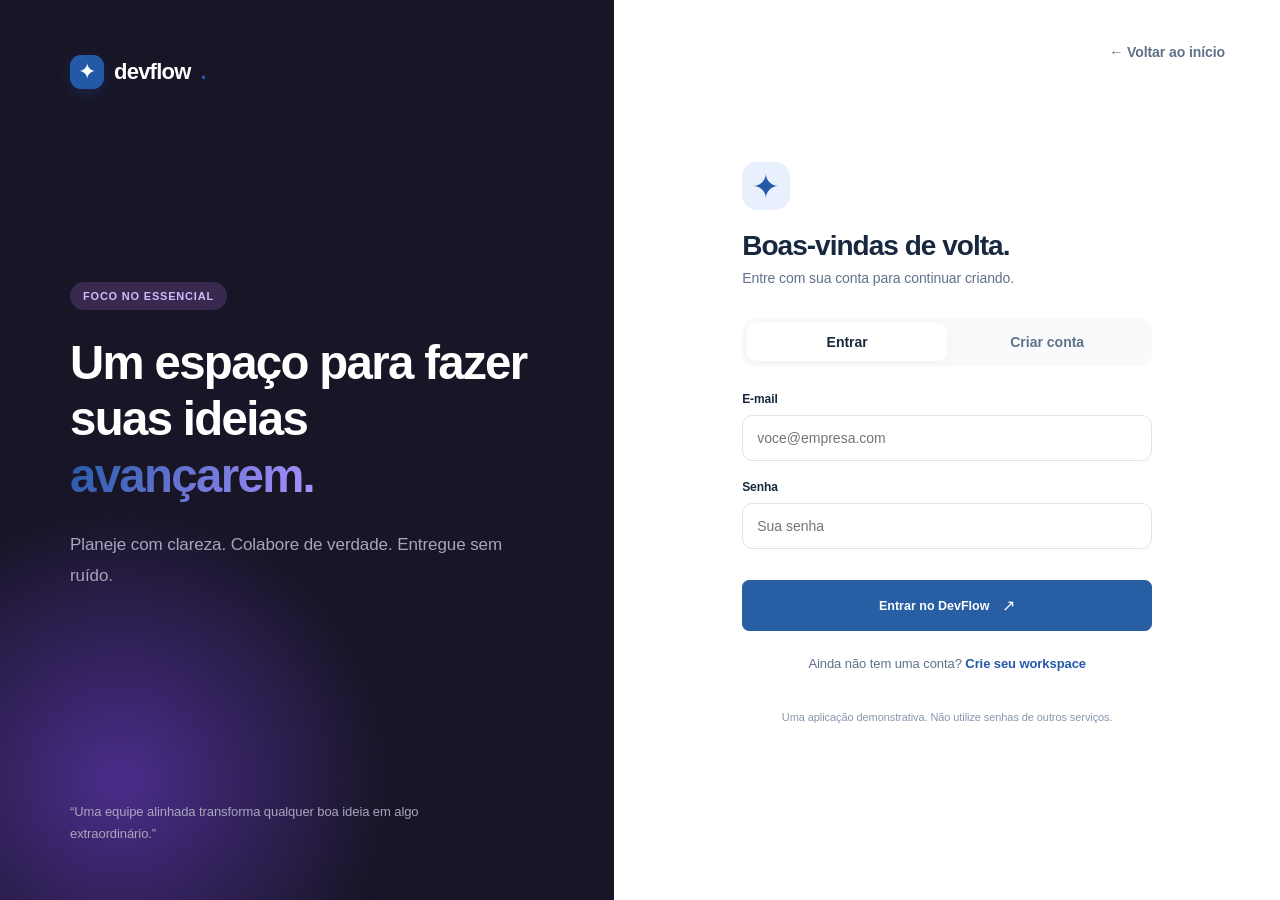
<file: templates/auth.html>
<!doctype html><html lang="pt-BR"><head><meta charset="utf-8"><meta name="viewport" content="width=device-width,initial-scale=1"><title>Acessar — DevFlow</title><link rel="icon" href="/static/favicon.svg"><link rel="stylesheet" href="/static/style.css"><script>try{document.documentElement.dataset.theme=localStorage.getItem('devflow-theme')||'light'}catch(e){}</script></head><body class="auth-page"><div class="auth-layout"><aside class="auth-aside"><a href="/" class="brand"><span class="brand-icon">✦</span>devflow<span class="brand-dot">.</span></a><div class="auth-aside-text"><span class="eyebrow">FOCO NO ESSENCIAL</span><h2>Um espaço para fazer suas ideias <em>avançarem.</em></h2><p>Planeje com clareza. Colabore de verdade. Entregue sem ruído.</p></div><div class="auth-glow"></div><div class="auth-quote">“Uma equipe alinhada transforma qualquer boa ideia em algo extraordinário.”</div></aside><main class="auth-panel"><div class="auth-card"><div class="form-heading"><span class="form-symbol">✦</span><h1 id="auth-title">Boas-vindas de volta.</h1><p id="auth-sub">Entre com sua conta para continuar criando.</p></div><div class="auth-tabs"><button class="active" id="show-login" type="button">Entrar</button><button id="show-register" type="button">Criar conta</button></div><div id="auth-error" class="form-error" role="alert" hidden></div><form id="auth-form"><div id="field-name" hidden><label>Seu nome</label><input name="name" type="text" autocomplete="name" placeholder="Como podemos chamar você?"></div><div id="field-workspace" hidden><label>Nome da sua equipe</label><input name="workspace" type="text" placeholder="Ex.: Equipe Aurora"></div><div><label>E-mail</label><input name="email" type="email" autocomplete="email" required placeholder="voce@empresa.com"></div><div><label>Senha</label><input name="password" type="password" autocomplete="current-password" required placeholder="Sua senha" minlength="10"></div><button class="button solid auth-submit" type="submit" id="auth-submit">Entrar no DevFlow <span>↗</span></button></form><p class="auth-helper" id="auth-helper">Ainda não tem uma conta? <a href="#" id="auth-switch">Crie seu workspace</a></p><p class="auth-small">Uma aplicação demonstrativa. Não utilize senhas de outros serviços.</p></div><a href="/" class="auth-return">← Voltar ao início</a></main></div><script src="/static/auth.js" defer></script></body></html>
</file>
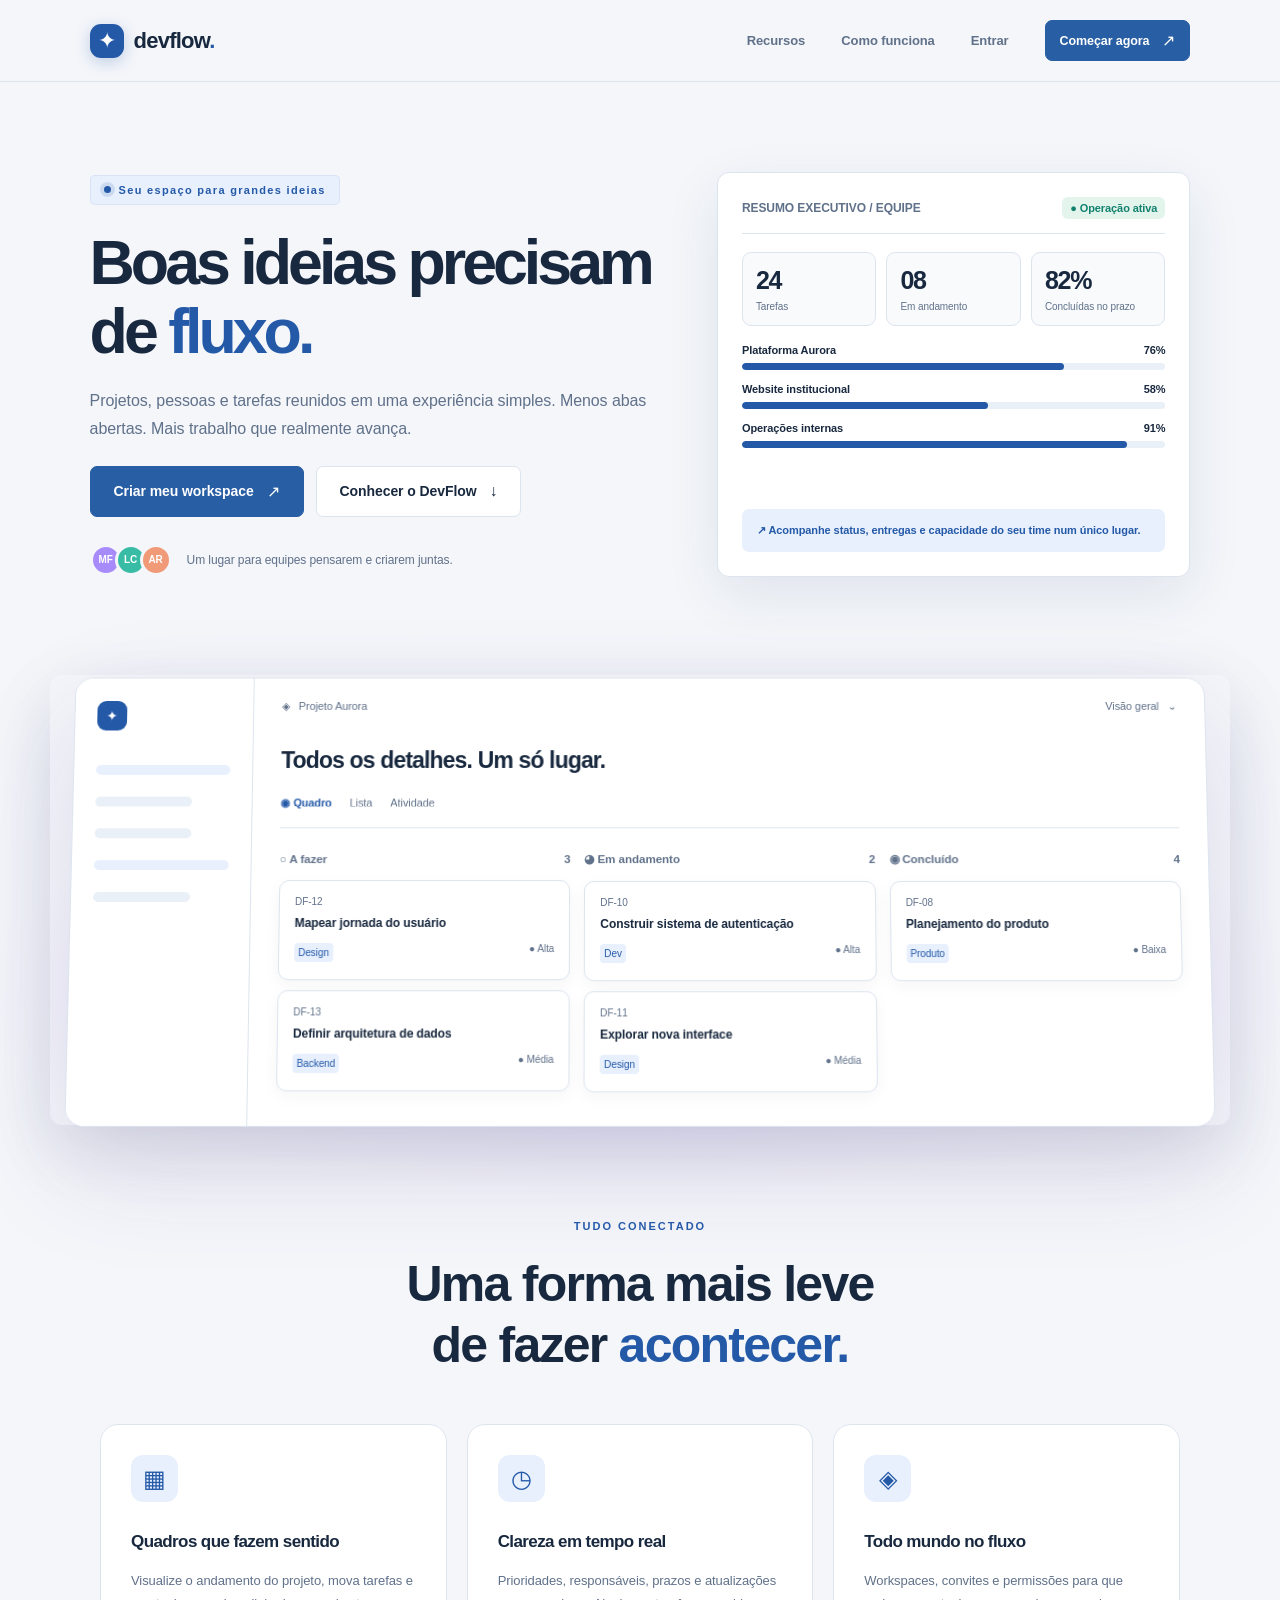
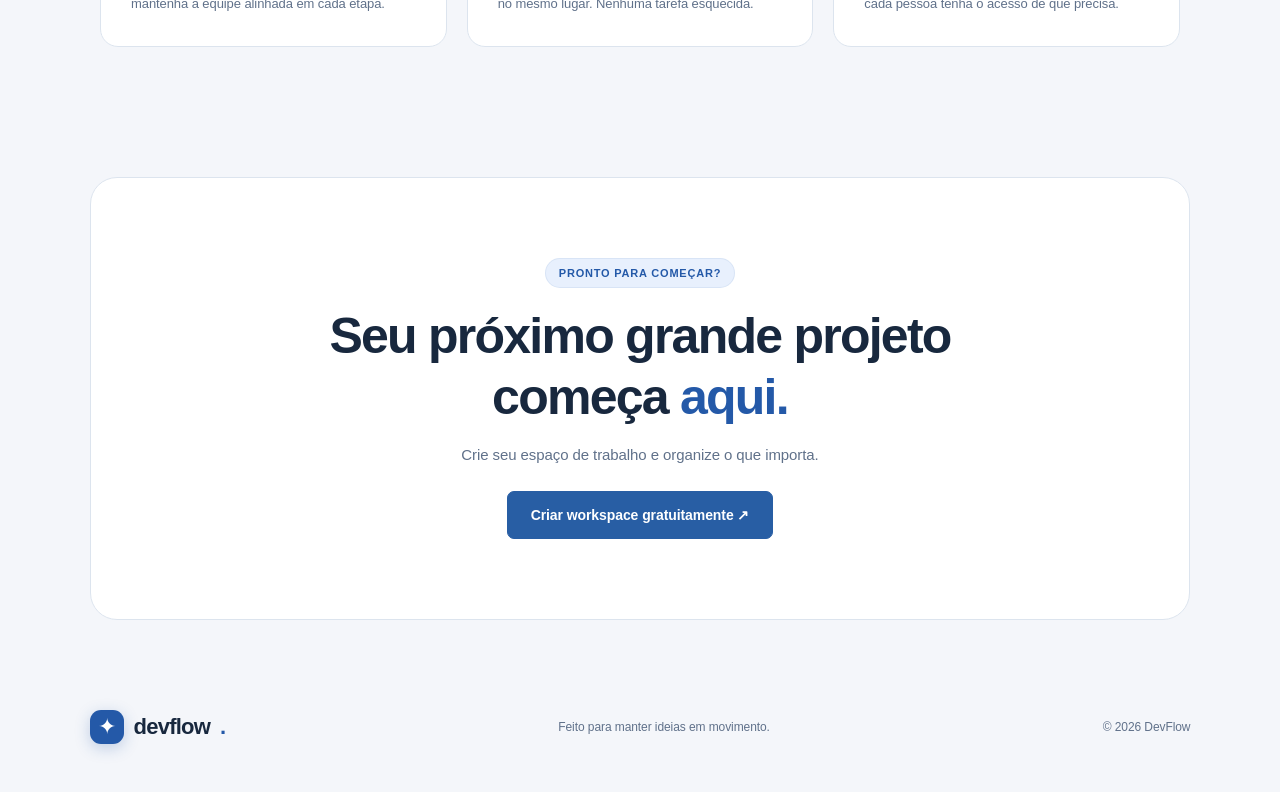
<file: templates/landing.html>
<!doctype html><html lang="pt-BR"><head><meta charset="utf-8"><meta name="viewport" content="width=device-width,initial-scale=1"><meta name="theme-color" content="#224f88"><meta name="description" content="DevFlow: projetos, tarefas, equipes e decisões no mesmo fluxo."><title>DevFlow — O trabalho encontra seu fluxo</title><link rel="icon" href="/static/favicon.svg"><link rel="stylesheet" href="/static/style.css"><script>try{document.documentElement.dataset.theme=localStorage.getItem('devflow-theme')||'light'}catch(e){}</script></head><body class="landing-body"><div class="landing-wrap"><header class="landing-nav"><a href="/" class="brand"><span class="brand-icon">✦</span><span>devflow<span class="brand-dot">.</span></span></a><nav class="nav-inline"><a href="#recursos">Recursos</a><a href="#como-funciona">Como funciona</a><a href="/entrar">Entrar</a><a class="button solid small" href="/entrar?cadastro=1">Começar agora <span>↗</span></a></nav></header><main><section class="landing-hero"><span class="eyebrow"><span class="pulse-dot"></span> Seu espaço para grandes ideias</span><h1>Boas ideias precisam de <em>fluxo.</em></h1><p>Projetos, pessoas e tarefas reunidos em uma experiência simples. Menos abas abertas. Mais trabalho que realmente avança.</p><div class="hero-buttons"><a href="/entrar?cadastro=1" class="button solid big">Criar meu workspace <span>↗</span></a><a href="#recursos" class="button ghost big">Conhecer o DevFlow <span>↓</span></a></div><div class="hero-proof"><span class="mini-avatars"><i>MF</i><i>LC</i><i>AR</i></span><span>Um lugar para equipes pensarem e criarem juntas.</span></div><aside class="enterprise-hero-panel" aria-label="Exemplo de acompanhamento da operação">
 <div class="enterprise-label"><span>RESUMO EXECUTIVO / EQUIPE</span><strong>● Operação ativa</strong></div>
 <div class="enterprise-metrics"><div><strong>24</strong><span>Tarefas</span></div><div><strong>08</strong><span>Em andamento</span></div><div><strong>82%</strong><span>Concluídas no prazo</span></div></div>
 <div class="enterprise-progress"><div><div class="progress-top"><span>Plataforma Aurora</span><span>76%</span></div><i style="--w:76%"></i></div><div><div class="progress-top"><span>Website institucional</span><span>58%</span></div><i style="--w:58%"></i></div><div><div class="progress-top"><span>Operações internas</span><span>91%</span></div><i style="--w:91%"></i></div></div>
 <div class="enterprise-footer">↗ Acompanhe status, entregas e capacidade do seu time num único lugar.</div>
 </aside><div class="orb orb-one"></div><div class="orb orb-two"></div></section><section class="landing-showcase reveal"><div class="mock-app"><div class="mock-side"><div class="mock-icon">✦</div><div class="mock-line long"></div><div class="mock-line"></div><div class="mock-line"></div><div class="mock-line long"></div><div class="mock-line"></div></div><div class="mock-main"><div class="mock-top"><span>◈ &nbsp; Projeto Aurora</span><span>Visão geral &nbsp; ⌄</span></div><h3>Todos os detalhes. Um só lugar.</h3><div class="mock-pills"><span>◉ Quadro</span><span>Lista</span><span>Atividade</span></div><div class="mock-cols"><div><small>○ A fazer <b>3</b></small><article><span>DF-12</span><strong>Mapear jornada do usuário</strong><div><i>Design</i><span>● Alta</span></div></article><article><span>DF-13</span><strong>Definir arquitetura de dados</strong><div><i>Backend</i><span>● Média</span></div></article></div><div><small>◕ Em andamento <b>2</b></small><article><span>DF-10</span><strong>Construir sistema de autenticação</strong><div><i>Dev</i><span>● Alta</span></div></article><article><span>DF-11</span><strong>Explorar nova interface</strong><div><i>Design</i><span>● Média</span></div></article></div><div><small>◉ Concluído <b>4</b></small><article><span>DF-08</span><strong>Planejamento do produto</strong><div><i>Produto</i><span>● Baixa</span></div></article></div></div></div></div><div class="showcase-glow"></div></section><section class="landing-features reveal" id="recursos"><div class="section-kicker">TUDO CONECTADO</div><h2>Uma forma mais leve<br>de fazer <em>acontecer.</em></h2><div class="features-grid"><article><div class="feature-ico">▦</div><h3>Quadros que fazem sentido</h3><p>Visualize o andamento do projeto, mova tarefas e mantenha a equipe alinhada em cada etapa.</p></article><article><div class="feature-ico">◷</div><h3>Clareza em tempo real</h3><p>Prioridades, responsáveis, prazos e atualizações no mesmo lugar. Nenhuma tarefa esquecida.</p></article><article><div class="feature-ico">◈</div><h3>Todo mundo no fluxo</h3><p>Workspaces, convites e permissões para que cada pessoa tenha o acesso de que precisa.</p></article></div></section><section class="landing-cta reveal" id="como-funciona"><span class="eyebrow">PRONTO PARA COMEÇAR?</span><h2>Seu próximo grande projeto<br>começa <em>aqui.</em></h2><p>Crie seu espaço de trabalho e organize o que importa.</p><a href="/entrar?cadastro=1" class="button solid big">Criar workspace gratuitamente ↗</a></section></main><footer class="landing-footer"><a class="brand" href="/"><span class="brand-icon">✦</span>devflow<span class="brand-dot">.</span></a><span>Feito para manter ideias em movimento.</span><span>© <script>document.write(new Date().getFullYear())</script> DevFlow</span></footer></div><script>const o=new IntersectionObserver(es=>es.forEach(e=>{if(e.isIntersecting){e.target.classList.add('visible');o.unobserve(e.target)}}),{threshold:.07});document.querySelectorAll('.reveal').forEach(e=>o.observe(e));</script></body></html>
</file>
<file: static/style.css>
@import url('https://fonts.googleapis.com/css2?family=DM+Sans:wght@400;450;500;550;600;650;700;750;800&family=Manrope:wght@400;500;600;700;800&display=swap');
:root{--bg:#f9f9fc;--surface:#fff;--surface-2:#f5f5f9;--surface-3:#eeedf4;--ink:#201d2c;--muted:#8a8996;--muted-2:#b8b4c5;--line:#eeebf3;--purple:#7956ef;--purple-light:#f0ebff;--purple-2:#9e89fb;--green:#18a983;--green-bg:#e7f9f2;--orange:#e89a38;--orange-bg:#fff5e6;--red:#e76b7e;--red-bg:#fff0f3;--blue:#578fe7;--shadow:0 10px 45px rgba(31,26,55,.035);--shadow-lg:0 28px 90px rgba(31,26,55,.14);--radius:14px;--sidebar-width:254px;--topbar-height:76px;color-scheme:light}
:root[data-theme='dark']{--bg:#121119;--surface:#1a1924;--surface-2:#23212f;--surface-3:#2d2a39;--ink:#f5f2ff;--muted:#aba6bc;--muted-2:#6e6a7e;--line:#302d3c;--purple:#a78aff;--purple-light:#302645;--purple-2:#c3b1ff;--green:#68d5b2;--green-bg:#16372f;--orange:#ffc47e;--orange-bg:#382b20;--red:#ff93a5;--red-bg:#3e222c;--blue:#91b6fc;--shadow:0 10px 45px rgba(0,0,0,.12);--shadow-lg:0 28px 90px rgba(0,0,0,.46);color-scheme:dark}
*{box-sizing:border-box}html{scroll-behavior:smooth}body{margin:0;font-family:'DM Sans',ui-sans-serif,system-ui,-apple-system,'Segoe UI',sans-serif;color:var(--ink);background:var(--bg);font-size:14px;-webkit-font-smoothing:antialiased}button,input,select,textarea{font:inherit}button{cursor:pointer}button:disabled{opacity:.48;cursor:not-allowed}a{text-decoration:none;color:inherit}h1,h2,h3,p{margin-top:0}input,textarea,select{background:var(--surface);color:var(--ink);border:1px solid var(--line);border-radius:10px;outline:none;padding:12px 14px;transition:border .2s,box-shadow .2s;width:100%}input:focus,textarea:focus,select:focus{border-color:var(--purple);box-shadow:0 0 0 3px color-mix(in srgb,var(--purple) 12%,transparent)}textarea{resize:vertical;min-height:90px}label{display:block;font-weight:650;font-size:12px;margin:0 0 9px;color:var(--ink)}::selection{background:var(--purple-light)}[hidden]{display:none!important}::-webkit-scrollbar{width:9px;height:9px}::-webkit-scrollbar-thumb{background:var(--surface-3);border:2px solid var(--bg);border-radius:30px}::-webkit-scrollbar-track{background:transparent}
.brand{display:inline-flex;align-items:center;gap:10px;font-family:Manrope,Arial,sans-serif;font-weight:800;font-size:22px;letter-spacing:-1.2px;white-space:nowrap}.brand-icon{display:grid;place-items:center;width:34px;height:34px;background:var(--purple);border-radius:11px;color:#fff;font-size:22px;font-weight:400;box-shadow:0 4px 15px color-mix(in srgb,var(--purple) 25%,transparent)}.brand-dot{color:var(--purple)}.button{display:inline-flex;align-items:center;justify-content:center;gap:13px;padding:11px 17px;border:1px solid var(--line);border-radius:11px;font-weight:750;font-size:12.5px;transition:transform .2s,background .2s,border-color .2s,box-shadow .2s;white-space:nowrap}.button span{font-size:16px;font-weight:400}.button.solid{border-color:var(--purple);background:var(--purple);color:#fff;box-shadow:0 5px 16px color-mix(in srgb,var(--purple) 18%,transparent)}.button.solid:hover{filter:brightness(1.07);transform:translateY(-2px);box-shadow:0 9px 25px color-mix(in srgb,var(--purple) 25%,transparent)}.button.ghost{background:var(--surface);color:var(--ink)}.button.ghost:hover{border-color:var(--purple);color:var(--purple)}.button.big{font-size:14px;padding:15px 23px;border-radius:12px}.button.small{padding:10px 14px}.button.danger{color:var(--red);background:var(--red-bg);border-color:transparent}
/* Marketing page */
.landing-body{overflow-x:hidden}.landing-wrap{max-width:1440px;margin:auto}.landing-nav{height:98px;display:flex;align-items:center;justify-content:space-between;padding:0 7%;}.nav-inline{display:flex;align-items:center;gap:36px;font-weight:650;font-size:13px}.nav-inline>a:not(.button){color:var(--muted);transition:color .2s}.nav-inline>a:not(.button):hover{color:var(--purple)}.landing-hero{position:relative;text-align:center;padding:105px 22px 20px;isolation:isolate}.eyebrow{display:inline-flex;align-items:center;gap:8px;background:var(--purple-light);color:var(--purple);border:1px solid color-mix(in srgb,var(--purple) 8%,transparent);border-radius:30px;padding:8px 13px;font-size:11px;font-weight:750;letter-spacing:.8px}.pulse-dot{width:7px;height:7px;border-radius:50%;background:var(--purple);box-shadow:0 0 0 4px color-mix(in srgb,var(--purple) 14%,transparent);animation:breathe 2s infinite}.landing-hero h1{font-size:clamp(44px,6vw,88px);font-family:Manrope,sans-serif;max-width:990px;line-height:1.12;margin:28px auto 24px;font-weight:800;letter-spacing:-5px}.landing-hero h1 em,.landing-features h2 em,.landing-cta h2 em,.auth-aside-text h2 em{font-style:normal;background:linear-gradient(120deg,var(--purple),#ad91ff);color:transparent;background-clip:text}.landing-hero>p{font-size:18px;color:var(--muted);line-height:1.75;max-width:610px;margin:0 auto 30px}.hero-buttons{display:flex;gap:12px;justify-content:center;flex-wrap:wrap}.hero-proof{display:flex;align-items:center;justify-content:center;gap:15px;color:var(--muted);font-size:12px;margin-top:34px}.mini-avatars{display:flex;padding-left:7px}.mini-avatars i{font-style:normal;font-size:10px;font-weight:800;display:grid;place-items:center;border-radius:50%;height:32px;width:32px;border:3px solid var(--bg);margin-left:-7px;color:#fff;background:#a78bfa}.mini-avatars i:nth-child(2){background:#39bca6}.mini-avatars i:nth-child(3){background:#f19a78}.orb{position:absolute;border-radius:50%;z-index:-1;filter:blur(4px);opacity:.6;pointer-events:none}.orb-one{width:350px;height:350px;left:-110px;top:115px;background:radial-gradient(circle,#cfc2ff55,transparent 70%);animation:float 9s ease-in-out infinite}.orb-two{width:380px;height:380px;right:-130px;top:30px;background:radial-gradient(circle,#e5d1ff88,transparent 70%);animation:float 11s ease-in-out infinite reverse}.landing-showcase{position:relative;max-width:1100px;margin:90px auto 130px;padding:0 20px}.mock-app{height:450px;background:var(--surface);border:1px solid var(--line);border-radius:19px;box-shadow:0 40px 110px rgba(75,46,130,.13);display:grid;grid-template-columns:180px 1fr;overflow:hidden;transform:perspective(1200px) rotateX(3deg)}.mock-side{padding:23px 22px;border-right:1px solid var(--line);background:var(--surface)}.mock-icon{display:grid;place-items:center;color:#fff;background:var(--purple);height:30px;width:30px;border-radius:9px;margin-bottom:35px}.mock-line{width:72%;height:10px;background:var(--surface-3);border-radius:6px;margin-bottom:22px}.mock-line.long{width:100%;background:var(--purple-light)}.mock-main{padding:22px 28px}.mock-top{display:flex;justify-content:space-between;color:var(--muted);font-size:11px;margin-bottom:35px}.mock-main h3{font-family:Manrope;font-size:23px}.mock-pills{display:flex;gap:18px;padding-bottom:18px;border-bottom:1px solid var(--line);color:var(--muted);font-size:11px;margin:18px 0}.mock-pills span:first-child{color:var(--purple);font-weight:750}.mock-cols{display:grid;grid-template-columns:repeat(3,1fr);gap:14px}.mock-cols>div>small{display:block;font-weight:800;color:var(--muted);margin:6px 0 15px}.mock-cols>div>small b{float:right}.mock-cols article{background:var(--surface);box-shadow:0 5px 16px #3726640b;border:1px solid var(--line);padding:15px;border-radius:10px;margin-bottom:10px;min-height:100px;font-size:10px}.mock-cols article>span{color:var(--muted)}.mock-cols article strong{display:block;font-size:12px;margin:9px 0 13px}.mock-cols article div{display:flex;justify-content:space-between;color:var(--muted)}.mock-cols article i{font-style:normal;background:var(--purple-light);color:var(--purple);padding:4px;border-radius:4px}.showcase-glow{position:absolute;z-index:-1;background:radial-gradient(ellipse,#a78bfa33,transparent 65%);inset:20% -12% -20%;pointer-events:none}.section-kicker{font-size:11px;font-weight:800;letter-spacing:2px;color:var(--purple)}.landing-features{text-align:center;padding:0 7% 130px}.landing-features h2,.landing-cta h2{font-family:Manrope;font-size:clamp(32px,4vw,50px);line-height:1.22;letter-spacing:-2px;margin:22px 0 48px}.features-grid{display:grid;grid-template-columns:repeat(3,1fr);gap:20px;max-width:1080px;margin:auto;text-align:left}.features-grid article{background:var(--surface);border:1px solid var(--line);border-radius:18px;padding:30px;transition:transform .25s,box-shadow .25s}.features-grid article:hover{transform:translateY(-6px);box-shadow:var(--shadow-lg)}.feature-ico{display:grid;place-items:center;width:47px;height:47px;border-radius:12px;color:var(--purple);background:var(--purple-light);font-size:24px;margin-bottom:30px}.features-grid h3{font-size:17px;font-family:Manrope}.features-grid p{color:var(--muted);line-height:1.8;font-size:13px;margin:0}.landing-cta{text-align:center;background:var(--surface);border:1px solid var(--line);margin:0 7% 70px;padding:80px 20px;border-radius:27px}.landing-cta h2{margin:18px 0}.landing-cta p{color:var(--muted);font-size:15px;margin-bottom:28px}.landing-footer{display:flex;align-items:center;justify-content:space-between;padding:20px 7% 48px;color:var(--muted);font-size:12px}.landing-footer .brand{color:var(--ink)}.reveal{opacity:0;transform:translateY(24px);transition:opacity .7s,transform .7s}.reveal.visible{opacity:1;transform:translateY(0)}
/* Sign in */
.auth-page{height:100vh;min-height:680px}.auth-layout{height:100%;display:grid;grid-template-columns:48% 52%;background:var(--surface)}.auth-aside{position:relative;overflow:hidden;background:#181526;color:#fff;padding:55px 70px;display:flex;flex-direction:column;justify-content:space-between}.auth-aside .brand{position:relative;z-index:2}.auth-aside-text{position:relative;z-index:2;max-width:470px}.auth-aside-text h2{font-size:clamp(34px,3.7vw,55px);line-height:1.2;letter-spacing:-2.2px;font-family:Manrope;margin:25px 0}.auth-aside-text p{color:#aaa4bd;font-size:17px;line-height:1.8}.auth-aside .eyebrow{background:#3a294f;border:none;color:#cfbaff}.auth-glow{position:absolute;width:600px;height:600px;left:-180px;bottom:-180px;border-radius:50%;background:radial-gradient(circle,#7644e488,transparent 65%);filter:blur(10px)}.auth-quote{position:relative;z-index:2;color:#aaa4bd;font-size:13px;max-width:400px;line-height:1.7}.auth-panel{display:flex;align-items:center;justify-content:center;position:relative;padding:65px 24px}.auth-card{width:min(410px,100%)}.form-symbol{display:grid;place-items:center;color:var(--purple);font-size:33px;margin-bottom:20px;width:48px;height:48px;background:var(--purple-light);border-radius:15px}.form-heading h1{font-size:28px;letter-spacing:-1px;font-family:Manrope;margin-bottom:8px}.form-heading p{color:var(--muted);margin:0 0 32px}.auth-tabs{display:flex;background:var(--surface-2);border-radius:12px;padding:5px;margin-bottom:26px}.auth-tabs button{flex:1;border:none;background:transparent;border-radius:9px;padding:11px;color:var(--muted);font-weight:650}.auth-tabs button.active{background:var(--surface);color:var(--ink);box-shadow:var(--shadow)}#auth-form>div{margin-bottom:19px}#auth-form input{padding:14px}.auth-submit{width:100%;padding:15px;margin-top:12px}.auth-helper{text-align:center;margin-top:25px;color:var(--muted);font-size:13px}.auth-helper a{font-weight:750;color:var(--purple)}.auth-small{color:var(--muted-2);text-align:center;font-size:11px;margin-top:38px;line-height:1.6}.auth-return{position:absolute;top:44px;right:55px;font-weight:650;color:var(--muted)}.form-error{background:var(--red-bg);color:var(--red);padding:13px;border-radius:10px;margin-bottom:16px;line-height:1.5}
/* App shell */
.app-body{overflow:hidden}.app-shell{display:grid;grid-template-columns:var(--sidebar-width) minmax(0,1fr);height:100dvh;overflow:hidden}.sidebar{position:relative;background:var(--surface);border-right:1px solid var(--line);padding:28px 16px 18px;display:flex;flex-direction:column;height:100dvh;min-width:0;overflow-y:auto;scrollbar-width:thin}.sidebar-head{display:flex;align-items:center;padding:2px 12px 31px}.sidebar-head .brand{font-size:21px}.sidebar-head .brand-icon{height:31px;width:31px;font-size:20px}.workspace-select{border:1px solid var(--line);background:var(--surface);width:100%;display:flex;align-items:center;gap:10px;padding:9px;border-radius:12px;text-align:left;margin:0 0 30px;transition:border .2s}.workspace-select:hover{border-color:var(--purple)}.workspace-avatar{height:34px;width:34px;background:var(--purple-light);color:var(--purple);border-radius:9px;display:grid;place-items:center;font-weight:850}.workspace-titles{min-width:0;flex:1}.workspace-titles strong{display:block;overflow:hidden;text-overflow:ellipsis;white-space:nowrap;font-size:12px}.workspace-titles small{display:block;color:var(--muted);font-size:10px;margin-top:3px}.chevron{color:var(--muted);font-size:15px}.workspace-popup,.account-dropdown{position:absolute;background:var(--surface);box-shadow:var(--shadow-lg);border:1px solid var(--line);border-radius:12px;left:16px;right:16px;z-index:18;padding:8px}.workspace-popup{top:137px}.workspace-popup button,.account-dropdown button{display:block;width:100%;background:transparent;border:none;padding:12px;text-align:left;color:var(--ink);border-radius:8px}.workspace-popup button:hover,.account-dropdown button:hover{background:var(--surface-2)}.side-nav{flex:1}.side-label{font-size:10px;font-weight:800;letter-spacing:1.2px;color:var(--muted-2);margin:0 12px 12px}.side-label:not(:first-child){margin-top:30px}.side-label.with-action{display:flex;align-items:center;justify-content:space-between}.plus-icon{border:0;background:var(--surface-2);color:var(--muted);font-size:20px;border-radius:7px;width:24px;height:24px;line-height:20px}.plus-icon:hover{color:var(--purple);background:var(--purple-light)}.side-link{width:100%;display:flex;align-items:center;gap:13px;border:0;background:transparent;color:var(--muted);font-weight:650;text-align:left;border-radius:9px;margin:4px 0;padding:12px 13px;transition:background .17s,color .17s}.side-link:hover{color:var(--purple);background:var(--surface-2)}.side-link.active{background:var(--purple-light);color:var(--purple)}.nav-ico{font-size:19px;width:20px;font-weight:450;text-align:center}.project-link{display:flex;align-items:center;gap:11px;padding:10px 13px;font-size:12px;color:var(--muted);border-radius:9px;width:100%;text-align:left;background:transparent;border:0;font-weight:650}.project-link:hover,.project-link.active{background:var(--surface-2);color:var(--ink)}.project-symbol{display:grid;place-items:center;color:#fff;width:20px;height:20px;border-radius:5px;font-size:11px}.project-link small{margin-left:auto;color:var(--muted-2);font-weight:600}.sidebar-footer{margin-top:20px}.sidebar-card{padding:19px 16px 14px;background:var(--purple-light);border-radius:14px;position:relative;overflow:hidden}.helper-blob{color:var(--purple);font-size:23px;display:block;margin-bottom:12px}.sidebar-card strong{font-size:12px}.sidebar-card p{font-size:11px;color:var(--muted);line-height:1.65;margin:7px 0 0}.account-btn{display:flex;gap:9px;align-items:center;background:transparent;border:0;width:100%;text-align:left;padding:15px 4px 0;color:var(--ink)}.avatar,.top-avatar{height:34px;width:34px;background:linear-gradient(135deg,#8b6cff,#c7a4ff);color:white;display:grid;place-items:center;border-radius:50%;font-size:11px;font-weight:800;flex-shrink:0}.account-btn>span:nth-child(2){flex:1;min-width:0}.account-btn strong{display:block;font-size:12px;overflow:hidden;white-space:nowrap;text-overflow:ellipsis}.account-btn small{display:block;color:var(--muted);font-size:10px;overflow:hidden;white-space:nowrap;text-overflow:ellipsis;margin-top:3px}.account-dropdown{bottom:64px;top:auto}.main-area{min-width:0;display:flex;flex-direction:column;height:100dvh;overflow:hidden}.topbar{height:var(--topbar-height);border-bottom:1px solid var(--line);background:var(--surface);padding:0 42px;display:flex;align-items:center;justify-content:space-between;flex-shrink:0;gap:16px}.topbar-left,.topbar-right{display:flex;align-items:center;gap:12px}.topbar-left{min-width:0;color:var(--muted);font-size:12px}.topbar-left strong{color:var(--ink);font-weight:750;white-space:nowrap;overflow:hidden;text-overflow:ellipsis}.bc-chevron{color:var(--muted-2)}.topbar-right{gap:14px}.search-trigger{border:1px solid var(--line);background:var(--bg);border-radius:9px;padding:10px 13px;color:var(--muted);display:flex;align-items:center;gap:11px;font-size:11px;width:210px;text-align:left}.search-trigger>span{font-size:19px;line-height:10px}.search-trigger kbd{margin-left:auto;font-size:10px;padding:3px 5px;border:1px solid var(--line);border-radius:4px;color:var(--muted-2)}.top-icon,.icon-button{display:grid;place-items:center;background:transparent;border:0;color:var(--muted);font-size:19px;width:34px;height:34px;border-radius:9px;position:relative}.top-icon:hover,.icon-button:hover{background:var(--surface-2);color:var(--ink)}.notif-icon b{position:absolute;top:7px;right:6px;width:7px;height:7px;background:var(--purple);border:2px solid var(--surface);border-radius:50%}.main-content{overflow:auto;flex:1;min-height:0;padding:37px 42px 72px}.main-content>div{max-width:1450px;margin:0 auto}.startup-loader{height:100vh;display:flex;flex-direction:column;justify-content:center;align-items:center;gap:18px;color:var(--muted)}.startup-symbol{font-size:45px;color:var(--purple);animation:float 2.4s infinite}.burger,.mobile-close{display:none}
/* Common app panels */
.page-heading{display:flex;justify-content:space-between;align-items:flex-start;gap:20px;margin-bottom:30px}.page-heading .subtitle{font-size:13px;color:var(--muted);margin:10px 0 0;line-height:1.7}.page-heading h1{font-size:clamp(24px,2.45vw,34px);letter-spacing:-1.3px;font-weight:800;font-family:Manrope,sans-serif;margin:4px 0 0}.overline{color:var(--purple);font-size:11px;letter-spacing:1.35px;font-weight:800}.page-actions{display:flex;align-items:center;gap:8px;margin-top:7px;flex-wrap:wrap}.page-actions .button{min-height:39px}.project-chips{display:flex;align-items:center;gap:8px;flex-wrap:wrap;margin-bottom:24px}.chip{padding:9px 14px;border-radius:9px;border:1px solid var(--line);background:var(--surface);color:var(--muted);font-weight:700;font-size:11.5px;transition:all .2s}.chip.active,.chip:hover{background:var(--purple-light);border-color:color-mix(in srgb,var(--purple) 25%,transparent);color:var(--purple)}.stats-grid{display:grid;grid-template-columns:repeat(4,minmax(0,1fr));gap:16px;margin-bottom:22px}.stat-card,.panel{background:var(--surface);border:1px solid var(--line);border-radius:14px;box-shadow:var(--shadow)}.stat-card{padding:22px 23px;min-height:146px;position:relative;overflow:hidden;transition:transform .25s,box-shadow .25s}.stat-card:hover{transform:translateY(-4px);box-shadow:var(--shadow-lg)}.stat-top{display:flex;align-items:center;justify-content:space-between;color:var(--muted);font-size:11.5px;font-weight:650;margin-bottom:19px}.stat-icon{width:33px;height:33px;border-radius:10px;background:var(--purple-light);color:var(--purple);display:grid;place-items:center;font-size:20px}.stat-num{font-family:Manrope;font-weight:800;letter-spacing:-1.5px;font-size:31px}.stat-foot{font-size:10px;color:var(--muted);margin-top:7px;display:flex;gap:6px;align-items:center}.mini-trend{background:var(--green-bg);color:var(--green);padding:3px 6px;border-radius:6px;font-weight:750}.stat-icon.green{color:var(--green);background:var(--green-bg)}.stat-icon.orange{color:var(--orange);background:var(--orange-bg)}.stat-icon.blue{color:var(--blue);background:color-mix(in srgb,var(--blue) 14%,var(--surface))}.overview-grid{display:grid;grid-template-columns:minmax(0,1.6fr) minmax(320px,1fr);gap:20px;margin-bottom:20px}.panel{padding:24px}.panel-head{display:flex;justify-content:space-between;align-items:flex-start;gap:15px;margin-bottom:22px}.panel-title{font-size:15px;letter-spacing:-.25px;font-weight:800;margin:0}.panel-sub{font-size:11.5px;color:var(--muted);margin:5px 0 0;line-height:1.5}.text-link{color:var(--purple);background:transparent;border:0;font-size:11px;font-weight:750;padding:5px;white-space:nowrap}.text-link:hover{text-decoration:underline}.progress-figure{display:flex;align-items:center;gap:18px}.progress-donut{height:155px;width:155px;border-radius:50%;background:conic-gradient(var(--purple) calc(var(--pct)*1%),var(--surface-3) 0);display:grid;place-items:center;flex-shrink:0}.donut-inner{height:123px;width:123px;border-radius:50%;background:var(--surface);display:flex;justify-content:center;align-items:center;flex-direction:column}.donut-inner strong{font-size:28px;font-family:Manrope;letter-spacing:-1px}.donut-inner small{font-size:11px;color:var(--muted)}.progress-lines{flex:1;display:grid;gap:13px}.progress-line>div:first-child{display:flex;justify-content:space-between;font-size:11px;margin-bottom:7px}.progress-line span{font-weight:650}.progress-line b{color:var(--muted);font-weight:650}.progress-track{height:7px;background:var(--surface-3);border-radius:20px;overflow:hidden}.progress-track i{height:100%;display:block;border-radius:20px}.quick-add{border:1px dashed var(--line);border-radius:10px;padding:18px;text-align:center;color:var(--muted)}.quick-add button{border:0;background:transparent;color:var(--purple);font-weight:750}.section-row{display:flex;align-items:center;justify-content:space-between;gap:10px;margin:28px 0 16px}.section-row h2{font-size:17px;letter-spacing:-.4px;margin:0}.task-table{width:100%;border-collapse:collapse;font-size:11.5px}.task-table th{text-align:left;color:var(--muted);font-weight:700;border-bottom:1px solid var(--line);padding:13px 10px;white-space:nowrap}.task-table td{border-bottom:1px solid var(--line);padding:14px 10px;color:var(--muted)}.task-table tr:last-child td{border-bottom:0}.task-table tbody tr{cursor:pointer;transition:background .15s}.task-table tbody tr:hover{background:var(--surface-2)}.task-table td.title-col{color:var(--ink);font-weight:700;max-width:450px}.task-id{color:var(--muted);font-size:10.5px;font-weight:650}.task-title-text{display:block;margin-top:3px}.status-pill,.priority-pill{display:inline-flex;align-items:center;gap:6px;border-radius:8px;padding:6px 10px;font-size:10px;font-weight:750;background:var(--surface-2);color:var(--muted)}.status-dot{width:7px;height:7px;border-radius:50%;background:currentColor}.status-pill.done{color:var(--green);background:var(--green-bg)}.status-pill.in_progress{color:var(--purple);background:var(--purple-light)}.status-pill.review{color:var(--orange);background:var(--orange-bg)}.priority-pill.high,.priority-pill.urgent{color:var(--red);background:var(--red-bg)}.priority-pill.medium{color:var(--orange);background:var(--orange-bg)}.priority-pill.low{color:var(--green);background:var(--green-bg)}.assignee-bubble{height:27px;width:27px;display:inline-grid;place-items:center;color:#fff;border-radius:50%;font-size:9px;font-weight:800;background:var(--purple);vertical-align:middle}.assignee-bubble.empty{color:var(--muted);background:var(--surface-2);border:1px dashed var(--line)}.activity-stream{display:grid;gap:0}.activity-item{display:flex;gap:14px;padding:12px 0;border-bottom:1px solid var(--line)}.activity-item:last-child{border:0}.activity-line-ico{width:32px;height:32px;flex-shrink:0;display:grid;place-items:center;background:var(--purple-light);border-radius:10px;color:var(--purple);font-size:16px}.activity-item strong{font-size:11.5px}.activity-item p{margin:4px 0;color:var(--muted);font-size:11px;line-height:1.5}.activity-item time{font-size:10px;color:var(--muted-2)}.empty-state{padding:60px 15px;text-align:center;color:var(--muted)}.empty-state .empty-icon{display:block;font-size:30px;margin-bottom:13px;color:var(--purple)}.empty-state h3{margin-bottom:7px;color:var(--ink)}.empty-state p{font-size:12px}.empty-state button{margin-top:15px}
/* Board */
.board-toolbar{display:flex;justify-content:space-between;align-items:center;gap:15px;margin-bottom:19px;flex-wrap:wrap}.board-filters{display:flex;align-items:center;gap:9px;flex-wrap:wrap}.filter-input{padding:10px 13px;min-width:200px;width:230px;font-size:12px;border-radius:9px;background:var(--surface)}.filter-select{width:auto;min-width:120px;padding:10px 12px;background:var(--surface);font-size:11px;max-width:200px}.board{display:grid;grid-template-columns:repeat(5,minmax(238px,1fr));gap:15px;align-items:start;min-width:1250px;overflow:visible;padding-bottom:36px}.board-scroll{overflow-x:auto;overflow-y:hidden;min-width:0}.kanban-column{background:color-mix(in srgb,var(--surface) 55%,var(--bg));border-radius:13px;border:1px solid var(--line);min-height:450px;padding:13px 11px;transition:background .2s,border .2s}.kanban-column.dragover{border-color:var(--purple);background:var(--purple-light)}.column-head{display:flex;align-items:center;justify-content:space-between;padding:4px 5px 16px}.column-name{display:flex;align-items:center;gap:9px;font-weight:750;font-size:12px}.column-name i{width:9px;height:9px;border-radius:50%}.column-count{background:var(--surface-3);color:var(--muted);padding:3px 7px;border-radius:7px;font-size:10px}.column-add{border:0;background:transparent;color:var(--muted);font-size:21px}.column-add:hover{color:var(--purple)}.ticket{padding:15px;margin-bottom:10px;border:1px solid var(--line);border-radius:11px;background:var(--surface);box-shadow:0 4px 14px rgba(26,15,61,.03);cursor:grab;transition:transform .2s,box-shadow .2s,border-color .2s;animation:slideIn .27s ease both}.ticket:hover{transform:translateY(-3px);box-shadow:0 11px 28px rgba(65,44,111,.09);border-color:color-mix(in srgb,var(--purple) 22%,var(--line))}.ticket:active{cursor:grabbing}.ticket.dragging{opacity:.36;transform:rotate(-2deg)}.ticket-id{color:var(--muted);font-size:10px;font-weight:750;display:flex;align-items:center;gap:7px}.ticket-priority{width:7px;height:7px;border-radius:50%;background:var(--orange)}.ticket-title{font-weight:750;line-height:1.5;font-size:12px;margin:11px 0}.ticket-labels{display:flex;gap:4px;flex-wrap:wrap;margin:0 0 14px}.ticket-label{font-size:9px;padding:4px 7px;border-radius:5px;background:color-mix(in srgb,var(--tag-color) 13%,var(--surface));color:var(--tag-color);font-weight:700}.ticket-bottom{display:flex;justify-content:space-between;align-items:center;gap:8px;padding-top:8px;border-top:1px solid var(--line)}.ticket-meta{font-size:10px;color:var(--muted);display:flex;gap:10px;align-items:center}.ticket-meta .overdue{color:var(--red)}.ticket .assignee-bubble{height:26px;width:26px}.new-in-column{border:1px dashed var(--line);background:transparent;border-radius:9px;width:100%;padding:11px;color:var(--muted);font-size:11px;text-align:left}.new-in-column:hover{background:var(--purple-light);color:var(--purple);border-color:var(--purple)}
/* Insights */
.insights-row{display:grid;grid-template-columns:minmax(0,1.4fr) minmax(0,1fr);gap:19px;margin-top:20px}.chart-bars{display:flex;align-items:end;justify-content:space-around;height:190px;gap:12px;border-bottom:1px solid var(--line);padding:0 8px}.bar-wrap{flex:1;max-width:70px;height:100%;display:flex;justify-content:end;flex-direction:column;align-items:center;gap:6px}.bar-wrap>i{width:48%;min-height:4px;background:linear-gradient(180deg,var(--purple-2),var(--purple));border-radius:7px 7px 0 0;transition:height .4s}.bar-wrap>small{font-size:10px;color:var(--muted);padding-bottom:4px}.stat-subcard{background:var(--surface-2);padding:15px;border-radius:12px;display:flex;align-items:center;justify-content:space-between;margin:10px 0}.stat-subcard b{font-size:20px;color:var(--purple)}.stat-subcard span{font-size:12px;color:var(--muted)}.charts-legend{display:flex;gap:16px;font-size:11px;color:var(--muted);margin-top:20px}.legend-dot{height:9px;width:9px;border-radius:50%;display:inline-block;margin-right:5px}.member-cards{display:grid;grid-template-columns:repeat(auto-fill,minmax(220px,1fr));gap:14px}.member-card{border:1px solid var(--line);border-radius:13px;padding:18px;background:var(--surface);display:flex;align-items:center;gap:13px;min-width:0}.member-card .assignee-bubble{height:41px;width:41px;font-size:11px}.member-card strong{font-size:13px}.member-card small{font-size:11px;color:var(--muted);display:block;margin-top:5px;overflow:hidden;text-overflow:ellipsis;white-space:nowrap;max-width:170px}.role-badge{font-size:10px;padding:6px 8px;border-radius:7px;background:var(--surface-2);color:var(--muted);margin-left:auto}.setting-row{display:grid;grid-template-columns:1fr 1.5fr;gap:15px;padding:20px 0;border-bottom:1px solid var(--line)}.setting-row:last-child{border:0}.setting-row p{font-size:11px;color:var(--muted);line-height:1.7}.setting-row input{max-width:450px}.setting-row textarea{max-width:450px}
/* Modal & task details */
.modal-backdrop,.sheet-backdrop{position:fixed;inset:0;background:rgba(18,14,31,.55);backdrop-filter:blur(4px);z-index:40;animation:fadeIn .18s}.modal-backdrop{display:flex;align-items:center;justify-content:center;padding:16px}.modal{background:var(--surface);border-radius:18px;border:1px solid var(--line);width:min(520px,100%);max-height:calc(100vh - 40px);overflow-y:auto;padding:28px;box-shadow:var(--shadow-lg);animation:pop .24s}.modal-header,.sheet-top{display:flex;justify-content:space-between;align-items:start;gap:18px;margin-bottom:23px}.modal h2{font-family:Manrope;letter-spacing:-.7px;font-size:22px;margin-bottom:6px}.modal-header p{color:var(--muted);font-size:12px;line-height:1.6;margin:0}.close-btn{border:0;background:var(--surface-2);width:32px;height:32px;border-radius:9px;color:var(--muted);font-size:18px}.close-btn:hover{color:var(--ink)}.form-row{display:grid;grid-template-columns:1fr 1fr;gap:14px}.form-group{margin-bottom:17px}.form-hint{font-size:10px;color:var(--muted);margin:7px 0}.modal-footer{display:flex;justify-content:flex-end;gap:9px;margin-top:24px}.sheet-backdrop{z-index:41}.task-sheet{position:fixed;z-index:42;right:0;top:0;bottom:0;width:min(680px,100%);background:var(--surface);box-shadow:var(--shadow-lg);padding:30px 35px 60px;overflow-y:auto;animation:slideFromRight .26s}.task-sheet .sheet-heading{font-family:Manrope;font-size:23px;letter-spacing:-.8px;margin:11px 0 13px;line-height:1.4;font-weight:800}.task-sheet .sheet-id{font-weight:800;color:var(--muted);font-size:12px}.sheet-info-grid{display:grid;grid-template-columns:repeat(2,minmax(0,1fr));gap:13px;margin:28px 0}.detail-input{font-weight:650}.sheet-desc{padding-top:20px;border-top:1px solid var(--line)}.sheet-desc>label,.detail-section-title{font-size:12px;font-weight:800;margin-bottom:14px}.sheet-section{border-top:1px solid var(--line);padding-top:22px;margin-top:27px}.comment{display:flex;gap:10px;margin-bottom:20px}.comment-bubble{flex:1;background:var(--surface-2);padding:13px;border-radius:10px;font-size:12px}.comment-bubble strong{display:inline-block;margin-right:10px}.comment-bubble small{color:var(--muted);font-size:10px}.comment-bubble p{margin:8px 0 0;line-height:1.6;white-space:pre-wrap;overflow-wrap:anywhere}.comment-form{display:flex;align-items:end;gap:8px}.comment-form textarea{min-height:65px}.check-row{display:flex;align-items:center;gap:11px;padding:9px 0;color:var(--ink);font-size:12px}.check-row input{width:17px;height:17px;accent-color:var(--purple)}.check-row span.checked{text-decoration:line-through;color:var(--muted)}.check-input-row{display:flex;gap:8px;margin-top:12px}.check-input-row input{min-width:0}.label-picker{display:flex;flex-wrap:wrap;gap:8px}.label-choice{border:1px solid var(--line);background:var(--surface);color:var(--muted);padding:7px 10px;border-radius:8px;font-weight:700;font-size:11px}.label-choice.selected{border-color:var(--purple);background:var(--purple-light);color:var(--purple)}.toast-host{position:fixed;top:90px;right:22px;z-index:70;display:grid;gap:8px}.toast{background:var(--surface);color:var(--ink);box-shadow:var(--shadow-lg);border:1px solid var(--line);padding:15px 18px;border-radius:10px;min-width:220px;max-width:400px;font-weight:650;font-size:12px;animation:slideIn .25s}.toast.error{border-left:3px solid var(--red)}.toast.success{border-left:3px solid var(--green)}.notif-panel{position:fixed;right:55px;top:69px;width:330px;max-width:calc(100vw - 20px);background:var(--surface);border:1px solid var(--line);z-index:35;box-shadow:var(--shadow-lg);border-radius:14px;padding:15px}.notif-item{display:block;width:100%;border:0;border-bottom:1px solid var(--line);text-align:left;background:transparent;padding:12px;line-height:1.5;color:var(--ink)}.notif-item:last-child{border:0}.notif-item strong{font-size:11px}.notif-item small{display:block;color:var(--muted);font-size:10px;margin-top:4px}.notif-item.unread{background:var(--purple-light)}.search-panel{position:fixed;z-index:45;top:17%;left:50%;transform:translateX(-50%);width:min(590px,calc(100vw - 32px));background:var(--surface);box-shadow:var(--shadow-lg);border:1px solid var(--line);border-radius:16px;padding:13px;animation:pop .2s}.search-panel input{border:0;border-bottom:1px solid var(--line);border-radius:0;font-size:15px;padding:18px 12px}.search-result{display:flex;align-items:center;justify-content:space-between;width:100%;padding:14px;border-radius:9px;border:0;text-align:left;background:transparent;color:var(--ink);font-size:12px}.search-result:hover{background:var(--purple-light)}.search-result small{color:var(--muted)}
@keyframes fadeIn{from{opacity:0}to{opacity:1}}@keyframes pop{from{opacity:0;transform:translateY(12px) scale(.975)}to{opacity:1;transform:translateY(0) scale(1)}}@keyframes slideIn{from{opacity:0;transform:translateY(10px)}to{opacity:1;transform:translateY(0)}}@keyframes slideFromRight{from{transform:translateX(30px);opacity:.6}to{transform:translateX(0);opacity:1}}@keyframes float{0%,100%{transform:translateY(0)}50%{transform:translateY(-18px)}}@keyframes breathe{0%,100%{opacity:1}50%{opacity:.4}}
@media(max-width:1200px){.main-content{padding:28px 25px 60px}.topbar{padding:0 25px}.overview-grid{grid-template-columns:1fr}.stats-grid{gap:11px}.stat-card{padding:19px}.mock-app{height:410px}}@media(max-width:1000px){:root{--sidebar-width:220px}.sidebar{padding:22px 11px}.sidebar-card{display:none}.stats-grid{grid-template-columns:repeat(2,1fr)}.insights-row{grid-template-columns:1fr}.search-trigger{width:135px}.search-trigger kbd{display:none}.features-grid{gap:12px}.mock-app{height:370px}}@media(max-width:760px){.app-shell{display:block}.sidebar{position:fixed;left:0;top:0;bottom:0;z-index:31;width:260px;transform:translateX(-105%);transition:transform .25s;box-shadow:var(--shadow-lg)}.sidebar.mobile-open{transform:translateX(0)}.mobile-shade:not([hidden]){display:block;position:fixed;inset:0;background:#0906118c;z-index:30}.burger,.mobile-close{display:grid}.sidebar-head{justify-content:space-between}.main-area{height:100dvh}.topbar{height:65px;padding:0 18px}.main-content{padding:24px 17px 60px}.search-trigger{width:34px;height:34px;padding:0;justify-content:center}.search-trigger kbd{display:none}.search-trigger{font-size:0}.search-trigger span{font-size:24px}.topbar-right{gap:6px}.top-avatar{height:30px;width:30px}.page-heading{flex-direction:column;gap:15px}.page-actions{margin-top:0}.stats-grid{grid-template-columns:repeat(2,minmax(0,1fr));gap:11px}.stat-card{min-height:130px}.stat-num{font-size:27px}.overview-grid{display:block}.overview-grid>.panel{margin-bottom:16px}.panel{padding:20px 15px}.progress-figure{flex-direction:column;align-items:stretch}.progress-donut{align-self:center}.task-table{min-width:650px}.table-scroll{overflow-x:auto}.board-toolbar{align-items:stretch}.filter-input{width:100%}.task-sheet{padding:22px 20px 55px}.sheet-info-grid{gap:9px}.modal{padding:22px}.landing-nav{padding:0 5%;height:80px}.nav-inline>a:not(.button){display:none}.nav-inline{gap:0}.landing-hero{padding-top:65px}.landing-hero h1{letter-spacing:-2.3px}.landing-hero>p{font-size:15px}.landing-showcase{margin:50px auto 85px;padding:0 10px}.mock-app{height:315px;grid-template-columns:70px 1fr;transform:none}.mock-side{padding:20px 12px}.mock-line{width:95%}.mock-main{padding:17px 13px}.mock-cols{gap:7px;grid-template-columns:repeat(2,minmax(0,1fr))}.mock-cols>div:nth-child(3){display:none}.mock-cols article{padding:9px}.mock-cols article strong{font-size:10px}.mock-main h3{font-size:17px}.landing-features{padding:0 6% 90px}.features-grid{grid-template-columns:1fr}.landing-cta{padding:65px 20px}.landing-footer{gap:20px;flex-wrap:wrap}.auth-layout{grid-template-columns:1fr}.auth-aside{display:none}.auth-page{min-height:100vh;height:auto}.auth-panel{min-height:100vh;padding:85px 20px}.auth-return{top:30px;right:23px}.setting-row{grid-template-columns:1fr}.notif-panel{right:8px;top:60px}.filter-select{min-width:110px}}
@media(max-width:420px){.main-content{padding:19px 12px 55px}.topbar{padding:0 13px}.topbar-left{gap:6px}.breadcrumb,.bc-chevron{display:none}.topbar-right{gap:2px}.page-heading h1{font-size:25px}.page-actions .button{padding:10px}.stat-card{padding:17px 14px}.stat-top{font-size:10px}.stat-num{font-size:26px}.form-row{grid-template-columns:1fr}.sheet-info-grid{grid-template-columns:1fr}.landing-hero h1{font-size:44px}.hero-proof{font-size:10px}.landing-footer .brand{font-size:18px}}
@media(prefers-reduced-motion:reduce){*,*:before,*:after{animation-duration:.01ms!important;transition-duration:.01ms!important;scroll-behavior:auto!important}.reveal{opacity:1;transform:none}}

/* DEVFLOW 3.0 — Enterprise PM platform, prioritizing information architecture,
   professional dense layouts and a calm design system. */
:root{--bg:#f4f6fa;--surface:#fff;--surface-2:#f8fafc;--surface-3:#eaf0f7;--ink:#18283e;--muted:#60718a;--muted-2:#8797ae;--line:#dce4ee;--purple:#2459a8;--purple-light:#e8f0fd;--purple-2:#3c73be;--green:#12816e;--green-bg:#e2f4ec;--orange:#a46c20;--orange-bg:#fff2df;--red:#c34b50;--red-bg:#ffedef;--blue:#286abb;--radius:8px;--sidebar-width:262px;--shadow:0 3px 12px rgba(15,33,58,.04);--shadow-lg:0 14px 32px rgba(19,44,77,.12);color-scheme:light}
:root[data-theme=dark]{--bg:#111925;--surface:#192536;--surface-2:#1d2c40;--surface-3:#2b3f57;--ink:#f0f6ff;--muted:#b3c2d3;--muted-2:#8a9eb5;--line:#344860;--purple:#8bb8ff;--purple-light:#243b59;--purple-2:#a4ccff;--green:#64ccb5;--green-bg:#24463f;--orange:#f1bd70;--orange-bg:#403623;--red:#ff9fa4;--red-bg:#442a34;--blue:#9ecaff;--shadow:0 4px 18px rgba(0,0,0,.13);--shadow-lg:0 14px 33px rgba(0,0,0,.3);color-scheme:dark}
body{font-family:Inter,'Segoe UI',Arial,sans-serif!important;letter-spacing:-.006em}
h1,h2,h3,h4,.brand{font-family:Inter,'Segoe UI',Arial,sans-serif!important;letter-spacing:-.035em!important}
.sidebar{background:#172940!important;color:#d6e3f4;padding:26px 14px 16px;border-right:1px solid #31455f!important}.sidebar .brand{color:#fff!important}.sidebar .brand-icon{background:#e8f2ff!important;color:#224e83!important;border-radius:8px!important;box-shadow:none!important}.sidebar .brand-dot{color:#9cc4ff!important}
.sidebar .side-label,.sidebar .workspace-titles small,.sidebar .side-link,.sidebar .project-links,.sidebar .sidebar-card p{color:#a0b5cd!important}
.sidebar .side-link{border-radius:7px;border-left:3px solid transparent;padding:11px 12px;font-weight:600;transition:background .14s,color .14s}.sidebar .side-link:hover{background:#223a56;color:#fff!important;transform:none}.sidebar .side-link.active{background:#2f4a6c!important;color:#fff!important;border-left-color:#9ac9ff!important}
.sidebar .sidebar-card{background:#223c59;border:1px solid #365371;border-radius:9px;box-shadow:none;color:#eff5ff}.sidebar .sidebar-card strong,.sidebar .workspace-titles strong,.sidebar .account-btn strong{color:#fff!important}.sidebar .account-btn,.sidebar .workspace-select{background:#213b59;border:1px solid #415e7e;border-radius:8px;color:#fff}
.topbar{background:var(--surface);border-bottom:1px solid var(--line);box-shadow:0 2px 8px rgba(10,25,52,.025)}
.main-content{background:var(--bg);padding:35px 38px 68px}.main-content>div{max-width:1500px;margin:auto}
.panel,.stat-card,.kanban-column{border-radius:9px!important;box-shadow:var(--shadow);border:1px solid var(--line)!important}.panel{padding:24px}.stat-card{padding:23px 24px;min-height:142px;transition:border-color .17s}.stat-card:hover{transform:none;box-shadow:var(--shadow);border-color:#b9cee5!important}.stat-card:nth-child(2),.stat-card:nth-child(3),.stat-card:nth-child(4){border-top:1px solid var(--line)!important}.stat-card::before{background:var(--purple)}
.stats-grid{gap:14px;margin-bottom:23px}.overview-grid{grid-template-columns:minmax(0,1.65fr) minmax(300px,1fr);gap:15px;margin-bottom:15px}.overview-grid~.overview-grid{gap:15px}
.kanban-column{background:var(--surface-2);border-top:3px solid var(--purple)!important;padding:14px;min-height:425px}.kanban-column:nth-child(2){border-top-color:var(--blue)!important}.kanban-column:nth-child(3){border-top-color:#aa7a33!important}.kanban-column:nth-child(4){border-top-color:var(--green)!important}.kanban-column:nth-child(5){border-top-color:#8295a9!important}.board{gap:14px}.ticket{box-shadow:none;transition:border-color .18s,background .18s}.ticket:hover{transform:none;box-shadow:var(--shadow);border-color:var(--purple)}
.button,.button.big,.button.small{border-radius:7px!important;box-shadow:none!important;transition:background .16s,border-color .16s,color .16s}.button:hover{transform:none!important;box-shadow:none!important}.button.solid{background:#285ea4;border-color:#285ea4;color:#fff}.button.solid:hover{background:#204d87}
:root[data-theme=dark] .button.solid{background:#7fb4ff;border-color:#7fb4ff;color:#132238}.top-icon,.search-trigger,.workspace-select{border-radius:7px!important}
.landing-nav{height:82px;border-bottom:1px solid var(--line);padding:0 7%}.landing-hero{display:grid;grid-template-columns:minmax(0,1fr) minmax(360px,.82fr);grid-template-rows:auto auto auto auto auto;gap:0 50px;text-align:left;padding:90px 7% 70px;align-items:center;max-width:1440px;margin:auto}
.landing-hero>.eyebrow,.landing-hero>h1,.landing-hero>p,.landing-hero>.hero-buttons,.landing-hero>.hero-proof{grid-column:1;position:relative;z-index:1}.landing-hero>.eyebrow{justify-self:start;align-self:end;border-radius:5px;letter-spacing:.12em}.landing-hero h1{font-size:clamp(41px,4.9vw,75px);line-height:1.1;letter-spacing:-.064em!important;margin:22px 0 18px}.landing-hero h1 em{font-style:normal;background:none;color:var(--purple)!important}.landing-hero>p{font-size:16px;max-width:640px;margin:0 0 20px}.hero-buttons{justify-content:flex-start}.hero-proof{justify-content:flex-start;margin-top:24px}.orb,.orb-one,.orb-two{display:none!important}
.enterprise-hero-panel{grid-column:2;grid-row:1 / span 5;align-self:stretch;min-height:405px;background:var(--surface);border:1px solid var(--line);border-radius:12px;box-shadow:0 18px 55px rgba(25,52,93,.09);padding:24px;display:flex;flex-direction:column;gap:18px;text-align:left}
.enterprise-hero-panel .enterprise-label{display:flex;justify-content:space-between;align-items:center;color:var(--muted);font-weight:700;font-size:12px;border-bottom:1px solid var(--line);padding-bottom:14px}.enterprise-hero-panel .enterprise-label strong{font-size:11px;color:var(--green);background:var(--green-bg);border-radius:6px;padding:5px 8px}.enterprise-metrics{display:grid;grid-template-columns:repeat(3,1fr);gap:10px}.enterprise-metrics>div{background:var(--surface-2);border:1px solid var(--line);border-radius:9px;padding:13px}.enterprise-metrics strong{display:block;font-size:25px;letter-spacing:-.05em}.enterprise-metrics span{display:block;color:var(--muted);font-size:10px;margin-top:6px}.enterprise-progress{display:grid;gap:13px}.enterprise-progress>div{display:flex;flex-direction:column;gap:7px}.enterprise-progress .progress-top{display:flex;justify-content:space-between;font-size:11px;font-weight:700}.enterprise-progress i{height:7px;width:100%;display:block;border-radius:10px;background:var(--surface-3);overflow:hidden}.enterprise-progress i::before{content:'';display:block;height:100%;width:var(--w);border-radius:10px;background:var(--purple)}
.enterprise-footer{padding:15px;background:var(--purple-light);border-radius:7px;color:var(--purple);font-weight:700;font-size:11px;margin-top:auto}
.landing-showcase{max-width:1180px;margin:28px auto 0;box-shadow:0 22px 65px rgba(14,37,74,.11);border-radius:12px}.landing-features{padding-top:95px}.landing-features h2 em,.landing-cta h2 em{background:none;color:var(--purple)!important}
@media(max-width:1030px){.landing-hero{grid-template-columns:1fr;gap:16px;padding:65px 6% 45px}.landing-hero>.eyebrow,.landing-hero>h1,.landing-hero>p,.landing-hero>.hero-buttons,.landing-hero>.hero-proof,.enterprise-hero-panel{grid-column:1;grid-row:auto}.enterprise-hero-panel{margin-top:30px;min-height:unset}.landing-hero h1{max-width:760px}}
@media(max-width:680px){.main-content{padding:22px 18px 40px}.enterprise-hero-panel{padding:17px}.enterprise-metrics strong{font-size:19px}.landing-hero{padding:48px 22px}.landing-hero h1{font-size:clamp(40px,10vw,62px)}.overview-grid{grid-template-columns:1fr}}


/* Account and sidebar settings: clear vertical hierarchy, independent actions. */
.sidebar{scrollbar-gutter:stable;}
.sidebar-footer{position:relative;margin-top:32px;padding:20px 2px 4px;border-top:1px solid #40536c;display:flex;flex-direction:column;gap:20px;flex-shrink:0;}
.sidebar .sidebar-card{padding:17px 16px;min-height:auto;margin:0!important;border-radius:12px;display:flex;flex-direction:column;gap:8px;}
.sidebar .sidebar-card .helper-blob{font-size:18px;line-height:1.2;margin:0 0 6px;}
.sidebar .sidebar-card strong{font-size:12px;line-height:1.5;}
.sidebar .sidebar-card p{font-size:11px;line-height:1.7;margin:0;}
.sidebar-account-section{display:flex;flex-direction:column;gap:9px;min-width:0;}
.sidebar .account-btn{width:100%;min-height:61px;margin:0!important;padding:10px 10px;display:flex;gap:10px;align-items:center;text-align:left;cursor:pointer;border-radius:10px;transition:background .15s,border-color .15s;}
.sidebar .account-btn:hover{background:#2e4e73;border-color:#7293ba;}
.sidebar .account-btn .avatar{width:34px;height:34px;min-width:34px;border-radius:10px;display:grid;place-items:center;}
.sidebar .account-identity{min-width:0;flex:1;display:flex;flex-direction:column;gap:4px;}
.sidebar .account-identity strong{font-size:11px;line-height:1.2;overflow:hidden;text-overflow:ellipsis;white-space:nowrap;}
.sidebar .account-identity small{font-size:10px;line-height:1.25;overflow:hidden;text-overflow:ellipsis;white-space:nowrap;color:#a9c0d9;}
.sidebar .account-btn .chevron{color:#c2d7ec;font-size:14px;transition:transform .15s;}
.sidebar .account-btn[aria-expanded=true] .chevron{transform:rotate(180deg);}
.sidebar .account-dropdown{position:static!important;left:auto;right:auto;top:auto;box-shadow:none;padding:5px;background:#1c344f;border:1px solid #415d7d;border-radius:10px;margin-top:0;}
.sidebar .account-dropdown:not([hidden]){display:grid;gap:3px;}
.sidebar .account-dropdown button{color:#e5eef8;text-align:left;font-weight:650;font-size:11px;display:flex;align-items:center;gap:10px;padding:11px 10px;border-radius:6px;}
.sidebar .account-dropdown button:hover{background:#2d4a6b;}
.sidebar .account-dropdown button>span{font-size:15px;color:#93b9ed;}
.sidebar .sidebar-logout{width:100%;display:flex;gap:10px;align-items:center;justify-content:center;min-height:42px;border-radius:9px;color:#ffc7cb;background:transparent;border:1px solid #724e5b;cursor:pointer;font-size:12px;font-weight:750;transition:color .15s,background .15s,border-color .15s;}
.sidebar .sidebar-logout:hover{background:#5a3042;border-color:#b76a77;color:#fff;}
.sidebar-logout .logout-symbol{font-size:18px;line-height:1;}
/* Settings are functional forms, not decorative panels. */
.settings-section{max-width:1060px;margin-bottom:18px;}
.settings-section-head{display:flex;align-items:center;gap:13px;padding-bottom:18px;border-bottom:1px solid var(--line);margin-bottom:22px;}
.settings-section-head .settings-icon{width:42px;height:42px;display:grid;place-items:center;background:var(--purple-light);color:var(--purple);border-radius:10px;font-size:19px;}
.settings-section-head h2{font-size:18px;margin:0 0 3px;}
.settings-section-head p{font-size:12px;color:var(--muted);margin:0;}
.settings-row{display:grid;grid-template-columns:minmax(160px,.8fr) minmax(0,1.4fr);gap:25px;align-items:start;margin-top:22px;}
.settings-row>div:first-child h3{font-size:13px;margin:0 0 8px;font-weight:800;}
.settings-row>div:first-child p{font-size:12px;color:var(--muted);line-height:1.6;margin:0;}
.settings-form{max-width:545px;display:flex;flex-direction:column;gap:14px;}
.settings-form label{display:block;font-size:11px;font-weight:750;margin-bottom:7px;}
.settings-form input,.settings-form textarea{width:100%;max-width:none;}
.settings-form textarea{min-height:90px;}
.settings-form .settings-form-hint{font-size:11px;color:var(--muted);line-height:1.55;margin:0;}
.settings-form .settings-submit{align-self:flex-start;margin-top:2px;}
.settings-form .form-row{gap:12px;}
.settings-swatches{display:flex;flex-wrap:wrap;gap:8px;}
.settings-swatches label{margin:0;position:relative;cursor:pointer;}
.settings-swatches input{position:absolute;opacity:0;width:100%;height:100%;cursor:pointer;inset:0;}
.settings-swatches span{height:37px;width:37px;border-radius:12px;background:var(--swatch);display:grid;place-items:center;border:3px solid var(--surface);outline:1px solid var(--line);font-size:18px;color:#fff;}
.settings-swatches input:checked+span{outline:2px solid var(--purple);outline-offset:2px;}
.settings-swatches input:focus-visible+span{outline:3px solid #fff;box-shadow:0 0 0 5px var(--purple);}
.settings-password-hint{font-size:11px;color:var(--muted);line-height:1.65;}
.settings-access{display:flex;gap:12px;flex-wrap:wrap;align-items:center;}
.settings-badge{background:var(--purple-light);color:var(--purple);border-radius:7px;padding:7px 10px;font-size:11px;font-weight:750;}
@media(max-width:1050px){.sidebar-footer{margin-top:26px}.sidebar .sidebar-card{display:none;}}
@media(max-width:800px){.settings-row{grid-template-columns:1fr;gap:12px}.settings-section-head{align-items:start}.settings-form{max-width:100%;}}
@media(prefers-reduced-motion:reduce){.sidebar .account-btn,.sidebar .account-btn .chevron,.sidebar .sidebar-logout{transition:none!important;}}

/* Fixed account controls; navigation scrolls independently on compact screens. */
.app-shell .sidebar{overflow:hidden!important;}
.app-shell .sidebar .side-nav{flex:1;min-height:0;overflow-y:auto;overflow-x:hidden;scrollbar-width:thin;scrollbar-color:#56708c transparent;overscroll-behavior:contain;padding-right:2px;}
.app-shell .sidebar .sidebar-head{flex-shrink:0;padding-bottom:19px;}
.app-shell .sidebar .workspace-select{flex-shrink:0;margin-bottom:18px;}
.app-shell .sidebar .sidebar-footer{margin-top:8px;padding-top:12px;gap:11px;}
.app-shell .sidebar .sidebar-card{padding:12px 13px;gap:5px;}
.app-shell .sidebar .sidebar-card .helper-blob{margin-bottom:2px;font-size:15px;}
.app-shell .sidebar .sidebar-card strong{font-size:11px;}
.app-shell .sidebar .sidebar-card p{font-size:10px;line-height:1.5;}
.app-shell .sidebar .account-btn{min-height:56px;}
.app-shell .sidebar .sidebar-logout{min-height:38px;}
@media(max-height:720px){.app-shell .sidebar .sidebar-card{padding:9px 12px;}.app-shell .sidebar .sidebar-card .helper-blob{display:none;}.app-shell .sidebar .sidebar-footer{gap:8px;}.app-shell .sidebar .sidebar-card p{line-height:1.35;}}
</file>
